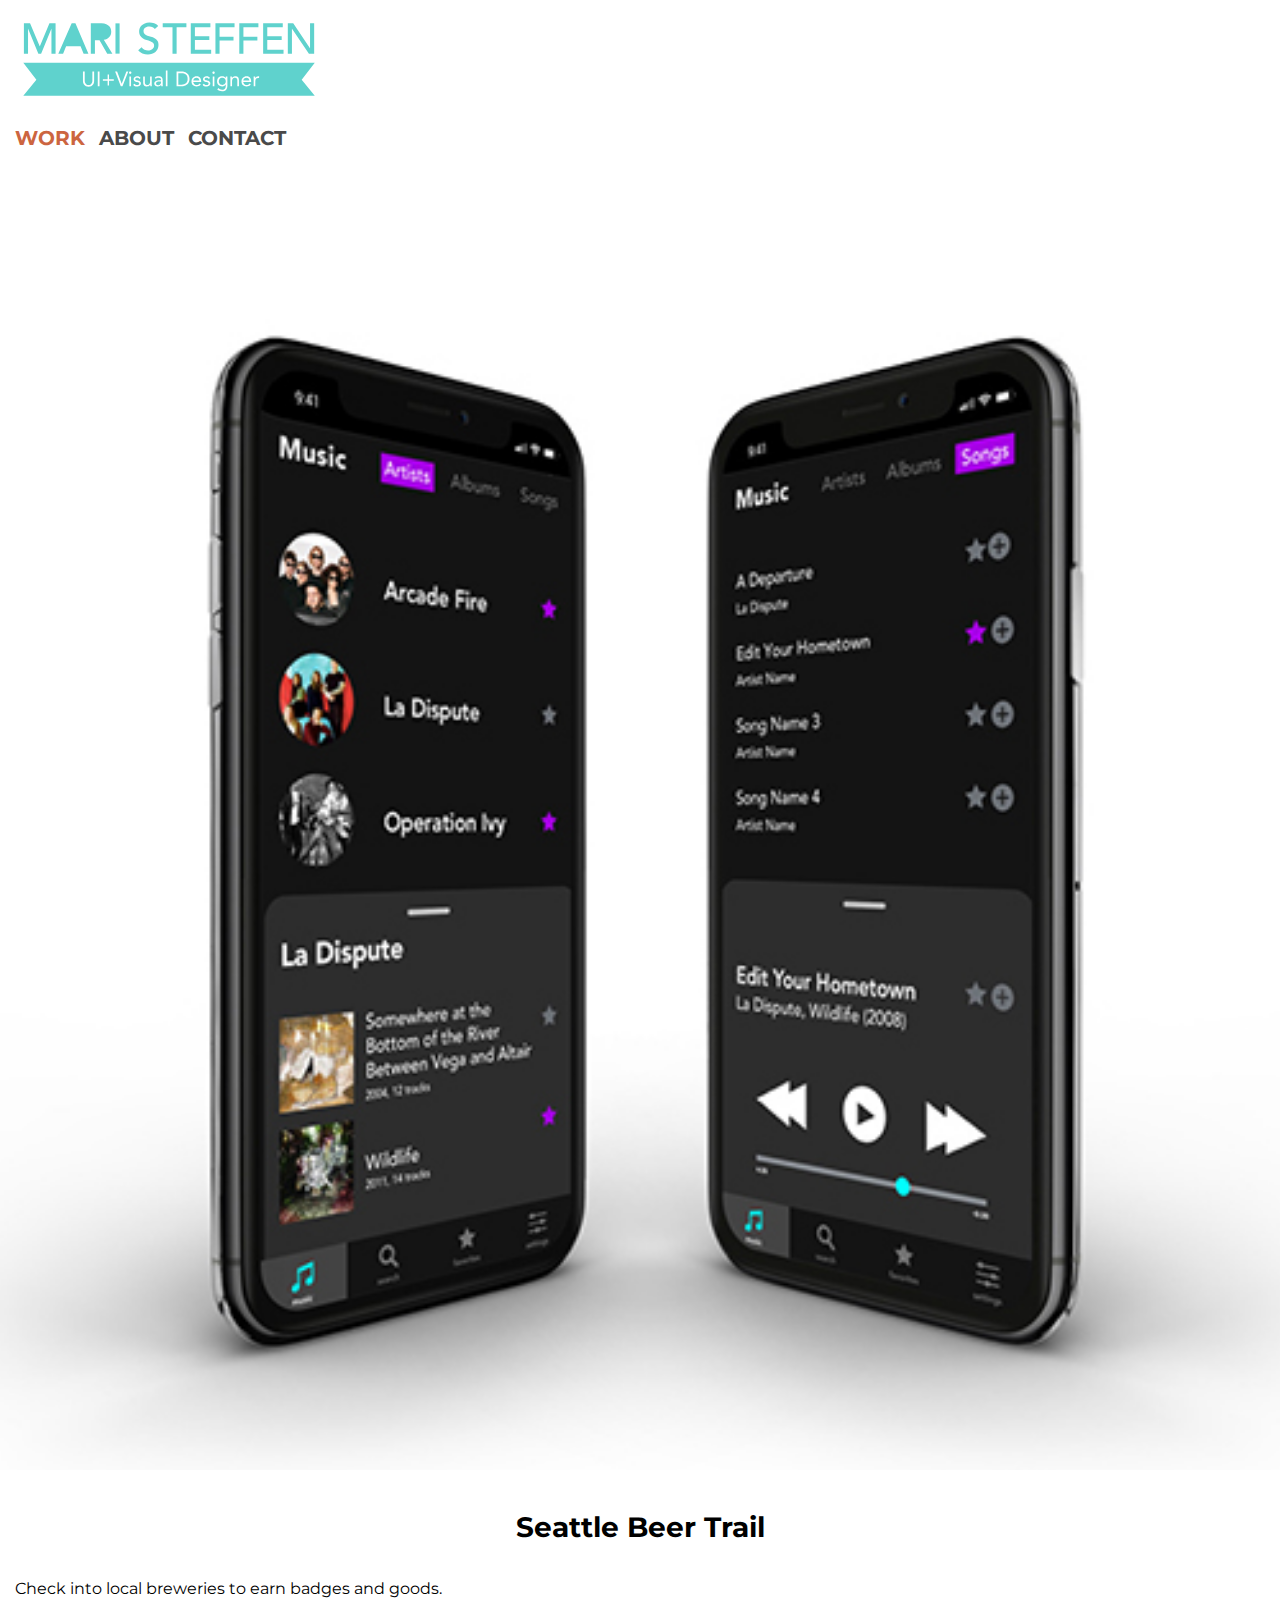
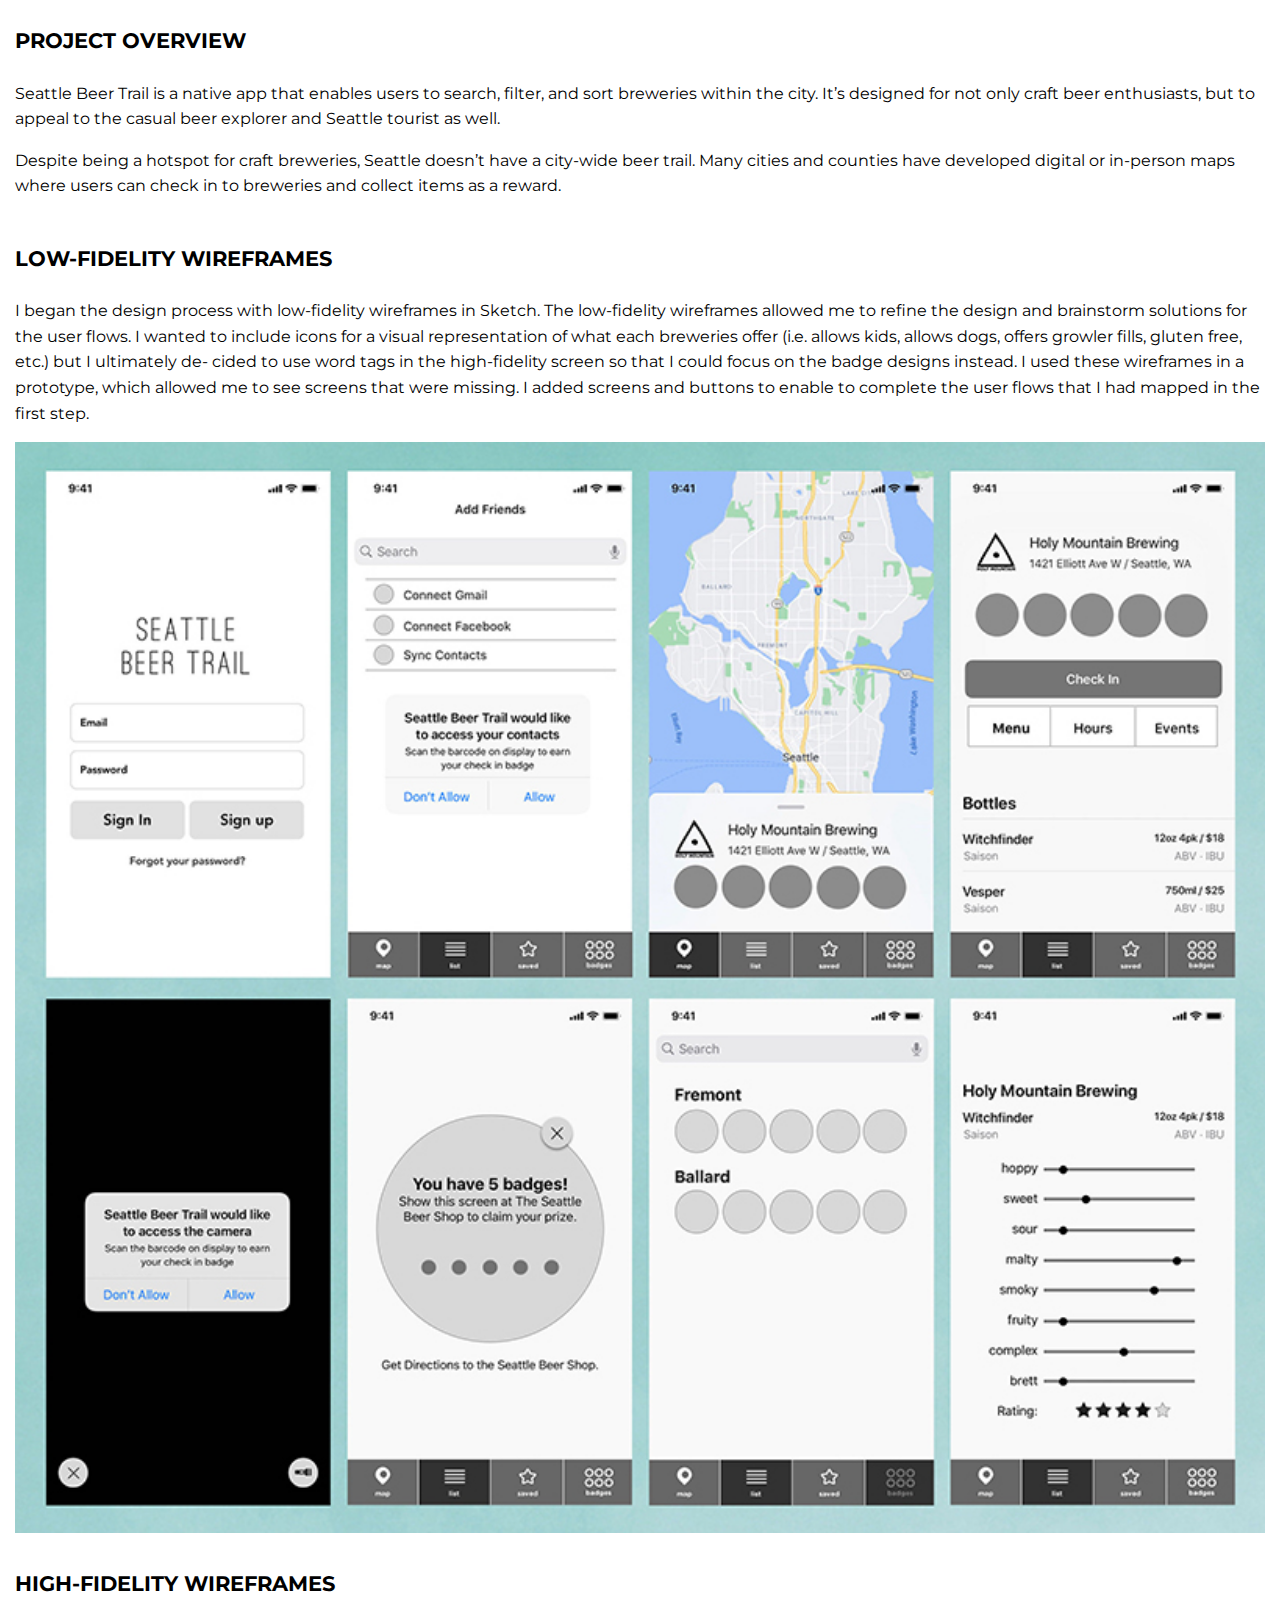
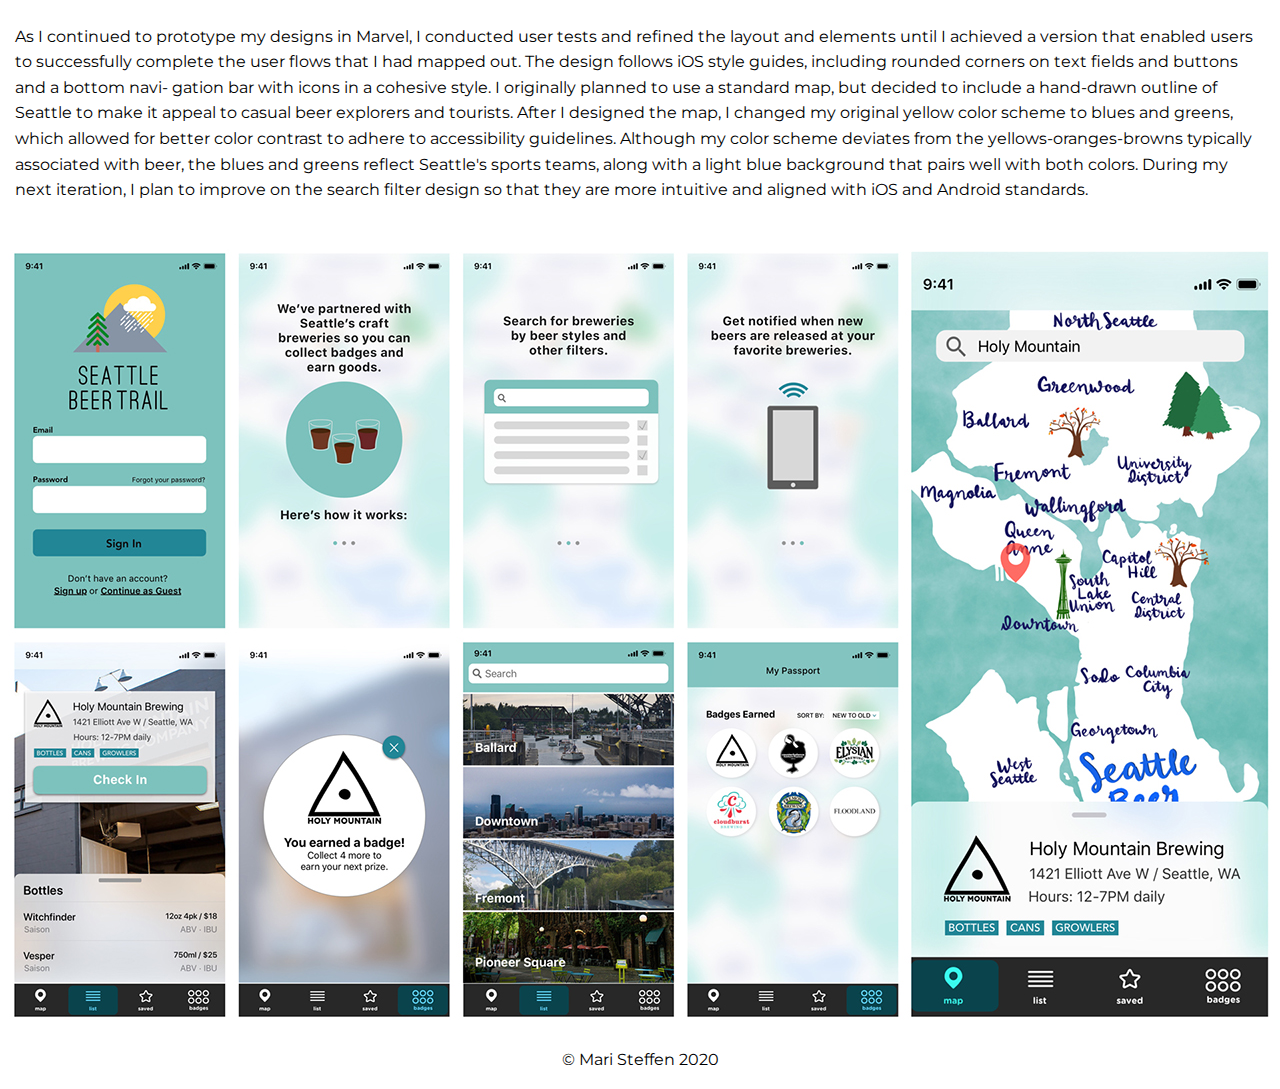
<file: playlist.html>
<!DOCTYPE html>
<html lang="en" dir="ltr">
  <head>
    <meta charset="utf-8">
    <title>Seattle Beer Trail</title>
    <link rel="icon" type="image/png" href="./img/favicon.ico">
    <link rel="stylesheet" type="text/css" href="css/normalize.css">
    <link rel="stylesheet" type="text/css" href="css/style.css">
    <link rel="preconnect" href="https://fonts.gstatic.com">
<link href="https://fonts.googleapis.com/css2?family=Montserrat:wght@400;700&display=swap" rel="stylesheet">
  </head>
  <body>
    <header>
        <img class=logo src="./img/logo-horizontal.svg">
          <nav>
          <ul>
            <li><a class="active" href="./index.html">Work</a></li>
            <li><a href="./about.html">About</a></li>
            <li><a href="#contact">Contact</a></li>
          </ul>
          </nav>
      </header>
<main>
  <picture>
    <source srcset="./img/playlist/500px.jpg" media="(max-width:767px)">
    <img src="./img/playlist/500px.jpg" alt="Seattle Beer Trail icon and header">
  </picture>
  <div class="container">
      <div class="row">
    <h2>Seattle Beer Trail</h2>
    <p>
      Check into local breweries to earn badges and goods.
    </p>
<h3>PROJECT OVERVIEW</h3>
<p>Seattle Beer Trail is a native app that enables users to search, filter, and sort breweries within the city. It’s designed for not only craft beer enthusiasts, but to appeal to the casual beer explorer and Seattle tourist as well.</p>
<p>Despite being a hotspot for craft breweries, Seattle doesn’t have a city-wide beer trail. Many cities and counties have developed digital or in-person maps where users can check in to breweries and collect items as a reward.</p>
  <div>
  </div>
</div>
<div>
<h3>LOW-FIDELITY WIREFRAMES</h3>
<p>I began the design process with low-fidelity wireframes in Sketch. The low-fidelity wireframes allowed me to refine the design and brainstorm solutions for the user flows.
I wanted to include icons for a visual representation of what each breweries offer (i.e. allows kids, allows dogs, offers growler fills, gluten free, etc.) but I ultimately de- cided to use word tags in the high-fidelity screen so that I could focus on the badge designs instead.
I used these wireframes in a prototype, which allowed me to see screens that were missing. I added screens and buttons to enable to complete the user flows that I had mapped in the first step.</p>
</div>
<div>
  <picture>
    <source srcset="./img/sea/beertrail-lofi.jpg" media="(max-width:767px)">
    <img src="./img/sea/beertrail-lofi.jpg" alt="Seattle Beer Trail app - low fidelity wireframes">
  </picture>
  </div>
</div>
<div class="container">
  <div class="row">
  <h3>HIGH-FIDELITY WIREFRAMES</h3>
<p>As I continued to prototype my designs in Marvel, I conducted user tests and refined the layout and elements until I achieved a version that enabled users to successfully complete the user flows that I had mapped out.
The design follows iOS style guides, including rounded corners on text fields and buttons and a bottom navi- gation bar with icons in a cohesive style.
I originally planned to use a standard map, but decided to include a hand-drawn outline of Seattle to make it appeal to casual beer explorers and tourists. After I designed the map, I changed my original yellow color scheme to blues and greens, which allowed for better color contrast to adhere to accessibility guidelines. Although my color scheme deviates from the yellows-oranges-browns typically associated with beer, the blues and greens reflect Seattle's sports teams, along with a light blue background that pairs well with both colors.
During my next iteration, I plan to improve on the search filter design so that they are more intuitive and aligned with iOS and Android standards.</p></div>
</div>
<div>
  <picture>
    <source srcset="./img/sea/beertrail-highfidelity.jpg" media="(max-width:767px)">
    <img src="./img/sea/beertrail-highfidelity.jpg" alt="Seattle Beer Trail app - low fidelity wireframes">
  </picture>
</div>
</div>
</main>
<footer>
<p align="center">© Mari Steffen 2020</p>
</div>
</footer>
  </body>
</html>
</file>
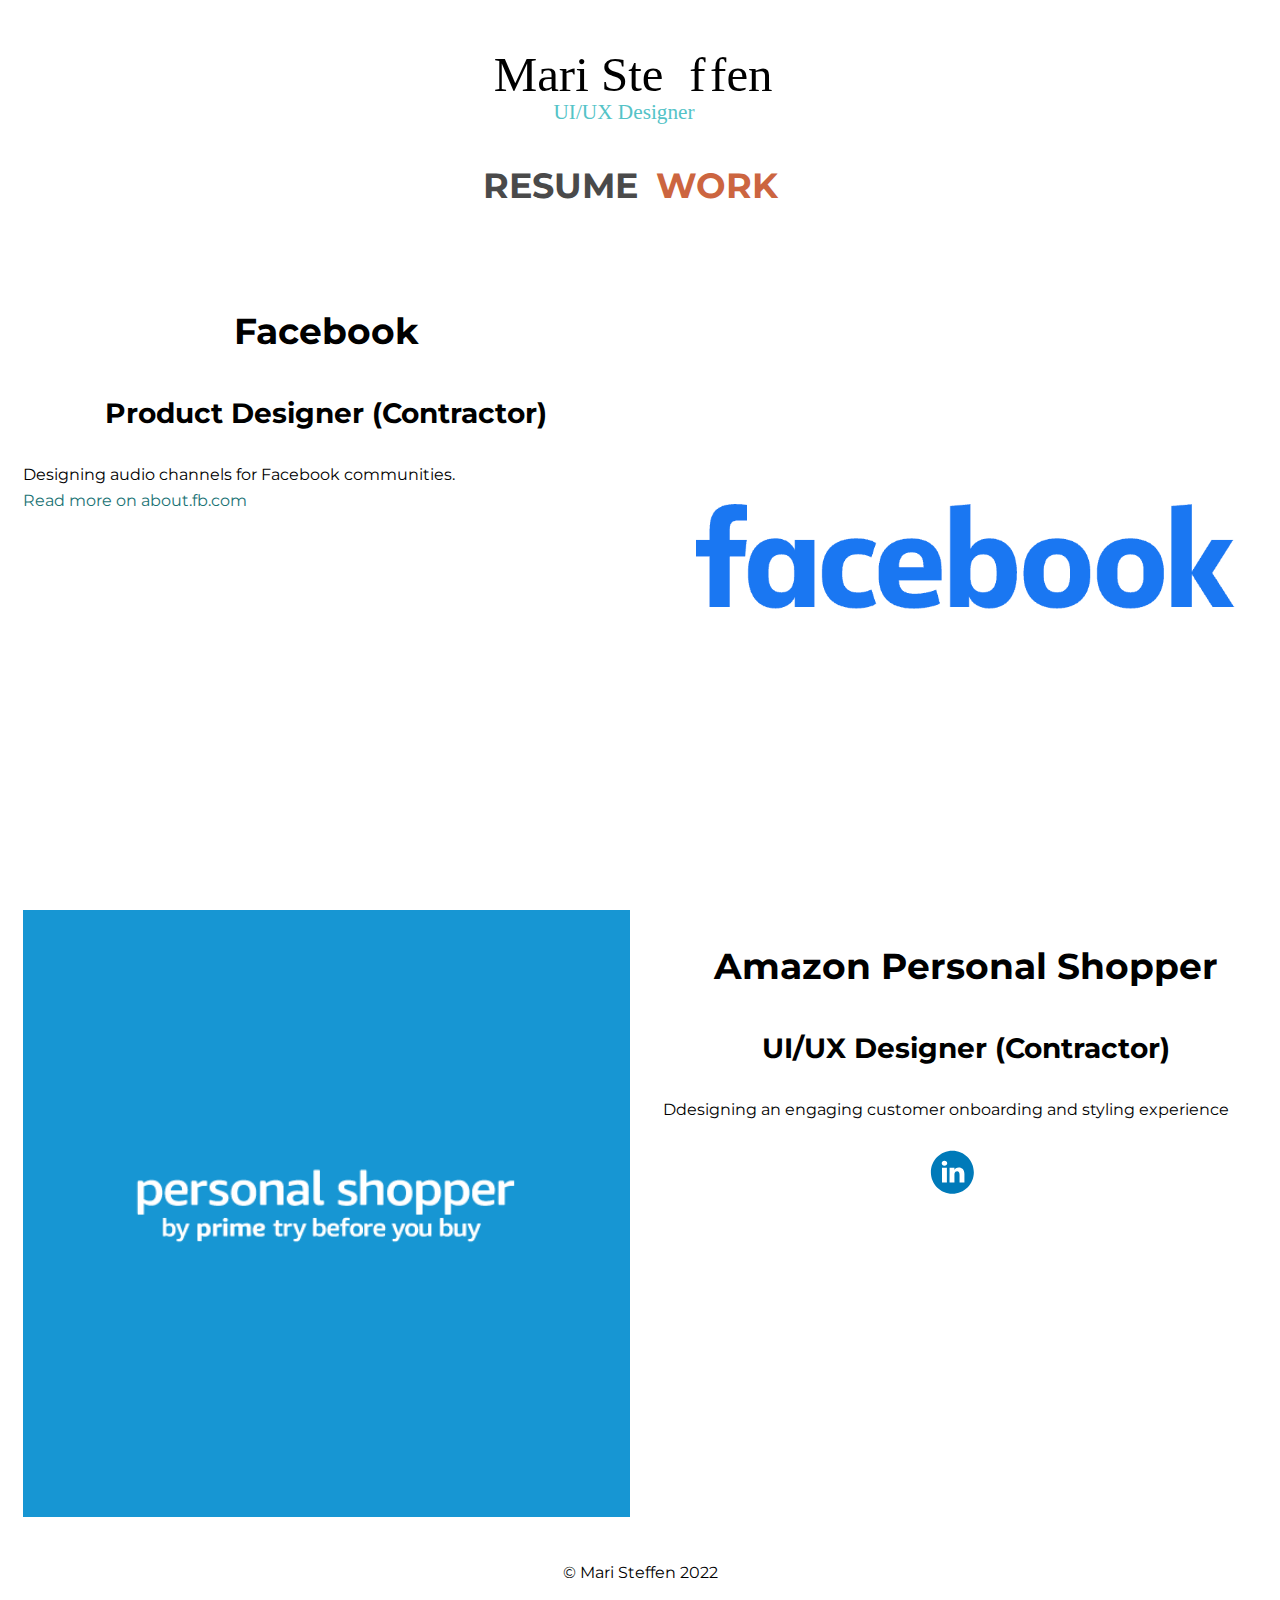
<file: projects.html>
<!DOCTYPE html>
<html lang="en" dir="ltr">
  <head>
    <meta charset="utf-8">
    <!--<title>Work</title>-->
    <link rel="icon" type="image/png" href="./img/favicon.ico">
    <link rel="stylesheet" type="text/css" href="css/normalize.css">
    <link rel="stylesheet" type="text/css" href="css/style.css">
    <link rel="preconnect" href="https://fonts.gstatic.com">
<link href="https://fonts.googleapis.com/css2?family=Montserrat:wght@400;700&display=swap" rel="stylesheet">
  </head>
  <body>
    <header>
      <h1>  <img align="center" class=logo src="./img/mari-logo.svg"></h1>
          <h2><nav>
          <ul>
            <li><a href="./index.html">Resume</a></li>
            <li><a class="active" href="./projects.html">Work</a></li>
            <!--<li><a href="#contact">Contact</a></li>-->
          </ul>
            </nav></h2>
      </header>
    <main>
      <div>
       <div>
        
        </div>
     
            <div class="col-md-6 col-lg-6"> 

              <h1>Facebook</h1>
              <h2> Product Designer (Contractor)</h2>
              <p>Designing audio channels for Facebook communities. <br /><a href="https://about.fb.com/news/2022/06/features-to-find-and-connect-with-facebook-groups/"> Read more on about.fb.com</a></p>

            </div>
          <div class="col-md-6 col-lg-6">
            <img src="./img/facebook.png"/>

          </div>
    </div>
       <div class="col-md-6 col-lg-6"> 

            <img src="./img/aps.png"/>


            </div>
          <div class="col-md-6 col-lg-6">
                <h1>Amazon Personal Shopper</h1>
         <h2> UI/UX Designer (Contractor)</h2>
         <p>Ddesigning an engaging customer onboarding and styling experience</p>

          </div>
    </div>
    </main>
    <footer id="contact">
    <div class="container">

    <div class="row" align="center">
     <a href="https://www.linkedin.com/in/maristeffen/" target="_blank">
            <svg height="48px" id="Layer_1" style="enable-background:new 0 0 67 67;" version="1.1" viewBox="0 0 67 67" width="48px" xml:space="preserve" xmlns="http://www.w3.org/2000/svg" xmlns:xlink="http://www.w3.org/1999/xlink"><path d="M50.837,48.137V36.425c0-6.275-3.35-9.195-7.816-9.195  c-3.604,0-5.219,1.983-6.119,3.374V27.71h-6.79c0.09,1.917,0,20.427,0,20.427h6.79V36.729c0-0.609,0.044-1.219,0.224-1.655  c0.49-1.22,1.607-2.483,3.482-2.483c2.458,0,3.44,1.873,3.44,4.618v10.929H50.837z M22.959,24.922c2.367,0,3.842-1.57,3.842-3.531  c-0.044-2.003-1.475-3.528-3.797-3.528s-3.841,1.524-3.841,3.528c0,1.961,1.474,3.531,3.753,3.531H22.959z M34,64  C17.432,64,4,50.568,4,34C4,17.431,17.432,4,34,4s30,13.431,30,30C64,50.568,50.568,64,34,64z M26.354,48.137V27.71h-6.789v20.427  H26.354z" style="fill-rule:evenodd;clip-rule:evenodd;fill:#007AB9;"/></svg></a>
      </div>
    <div>
    <p align="center">© Mari Steffen 2022</p>
    </div>
    </footer>
  </body>
</html>
</file>
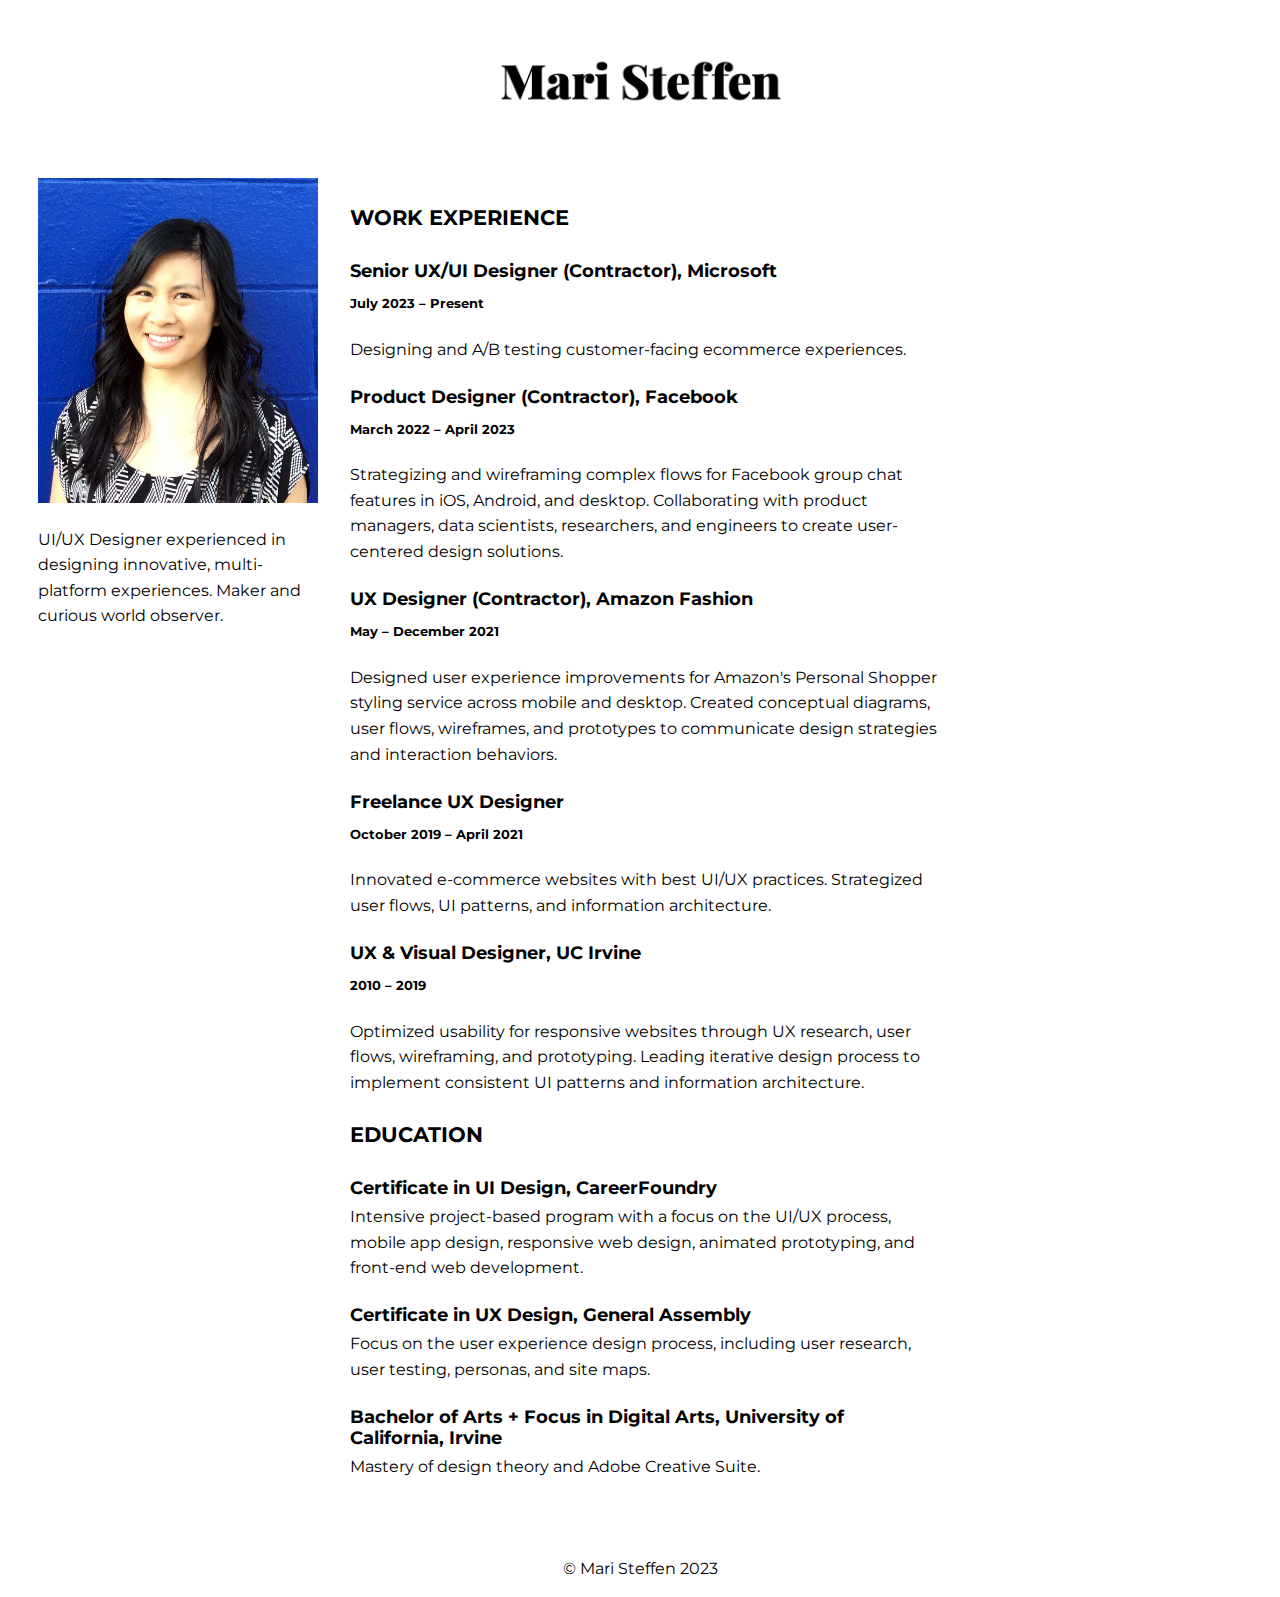
<file: resume.html>
<!DOCTYPE html>
<html lang="en" dir="ltr">
  <head>
    <meta charset="utf-8"><meta name="viewport" content="width=device-width, initial-scale=1.0">
    <!--<title>About Mari</title>-->
    <link rel="icon" type="image/png" href="./img/favicon.ico">
    <link rel="stylesheet" type="text/css" href="css/normalize.css">
    <link rel="stylesheet" type="text/css" href="css/style.css">
    <link rel="preconnect" href="https://fonts.gstatic.com">
<link href="https://fonts.googleapis.com/css2?family=Montserrat:wght@400;700&display=swap" rel="stylesheet">
  </head>
  <body>
    <header>
      <h1>  <img align="center" class=logo src="./img/mari-logo.png"></h1>
         <!-- <nav>
          <ul>
            <li><a class="active" href="./index.html">Resume</a></li>
             <li><a href="./projects.html">Work</a></li>
          </ul>
            </nav>-->
      </header>
    <main>
      <div>
<!--        <div>
          <h1>About</h1>
        </div>-->
      <div class="container">
        <div class="row">
          <div class="col-md-6 col-lg-3">
        <picture>
          <source srcset="img/msteffen.jpg" media="(max-width:367px)">
          <img src="img/msteffen.jpg" alt="Photo of Mari">
        </picture>
        <p>UI/UX Designer experienced in designing innovative, multi-platform experiences. Maker and curious world observer.
        </p>
</div>
            <div class="col-md-6 col-lg-6">  <h3>WORK EXPERIENCE</h3>
              <h4>Senior UX/UI Designer (Contractor), Microsoft</h4> <h5>July 2023 – Present</h5>
<p>Designing and A/B testing customer-facing ecommerce experiences. 
</p>
              <h4>Product Designer (Contractor), Facebook</h4> <h5>March 2022 – April 2023</h5>
<p>Strategizing and wireframing complex flows for Facebook group chat features in iOS, Android, and desktop. Collaborating with product managers, data scientists, researchers, and engineers to create user-centered design solutions. 
</p>

              <h4>UX Designer (Contractor), Amazon Fashion </h4> 
<h5> May – December 2021</h5>
<p>Designed user experience improvements for Amazon's Personal Shopper styling service across mobile and desktop. Created conceptual diagrams, user flows, wireframes, and prototypes to communicate design strategies and interaction behaviors.</p>

              <h4>Freelance UX Designer</h4> <h5>October 2019 – April 2021</h5>
              <p>Innovated e-commerce websites with best UI/UX practices. Strategized user flows, UI patterns, and information architecture.</p>
              
              <h4>UX & Visual Designer, UC Irvine</h4> <h5>2010 – 2019</h5>
<p> Optimized usability for responsive websites through UX research, user flows, wireframing, and prototyping. Leading iterative design process to implement consistent UI patterns and information architecture.</p>

<h3>EDUCATION</h3>
<h4>Certificate in UI Design, CareerFoundry</h4>
<p>Intensive project-based program with a focus on the UI/UX process, mobile app design, responsive web design, animated prototyping, and front-end web development.</p>

<h4>Certificate in UX Design, General Assembly</h4>
<p>Focus on the user experience design process, including user research, user testing, personas, and site maps.
<br />
<h4>Bachelor of Arts + Focus in Digital Arts, University of California, Irvine</h4>
<p>Mastery of design theory and Adobe Creative Suite.</p>
            </div>
         
    </div>
    </main>
    <footer id="contact">
    <div class="container">

    <div class="row" align="center">
<!--     <a href="https://www.linkedin.com/in/maristeffen/" target="_blank">
            <svg height="48px" id="Layer_1" style="enable-background:new 0 0 67 67;" version="1.1" viewBox="0 0 67 67" width="48px" xml:space="preserve" xmlns="http://www.w3.org/2000/svg" xmlns:xlink="http://www.w3.org/1999/xlink"><path d="M50.837,48.137V36.425c0-6.275-3.35-9.195-7.816-9.195  c-3.604,0-5.219,1.983-6.119,3.374V27.71h-6.79c0.09,1.917,0,20.427,0,20.427h6.79V36.729c0-0.609,0.044-1.219,0.224-1.655  c0.49-1.22,1.607-2.483,3.482-2.483c2.458,0,3.44,1.873,3.44,4.618v10.929H50.837z M22.959,24.922c2.367,0,3.842-1.57,3.842-3.531  c-0.044-2.003-1.475-3.528-3.797-3.528s-3.841,1.524-3.841,3.528c0,1.961,1.474,3.531,3.753,3.531H22.959z M34,64  C17.432,64,4,50.568,4,34C4,17.431,17.432,4,34,4s30,13.431,30,30C64,50.568,50.568,64,34,64z M26.354,48.137V27.71h-6.789v20.427  H26.354z" style="fill-rule:evenodd;clip-rule:evenodd;fill:#007AB9;"/></svg></a>-->
      </div>
    <div>
    <p align="center">© Mari Steffen 2023</p>
    </div>
    </footer>
  </body>
</html>
</file>
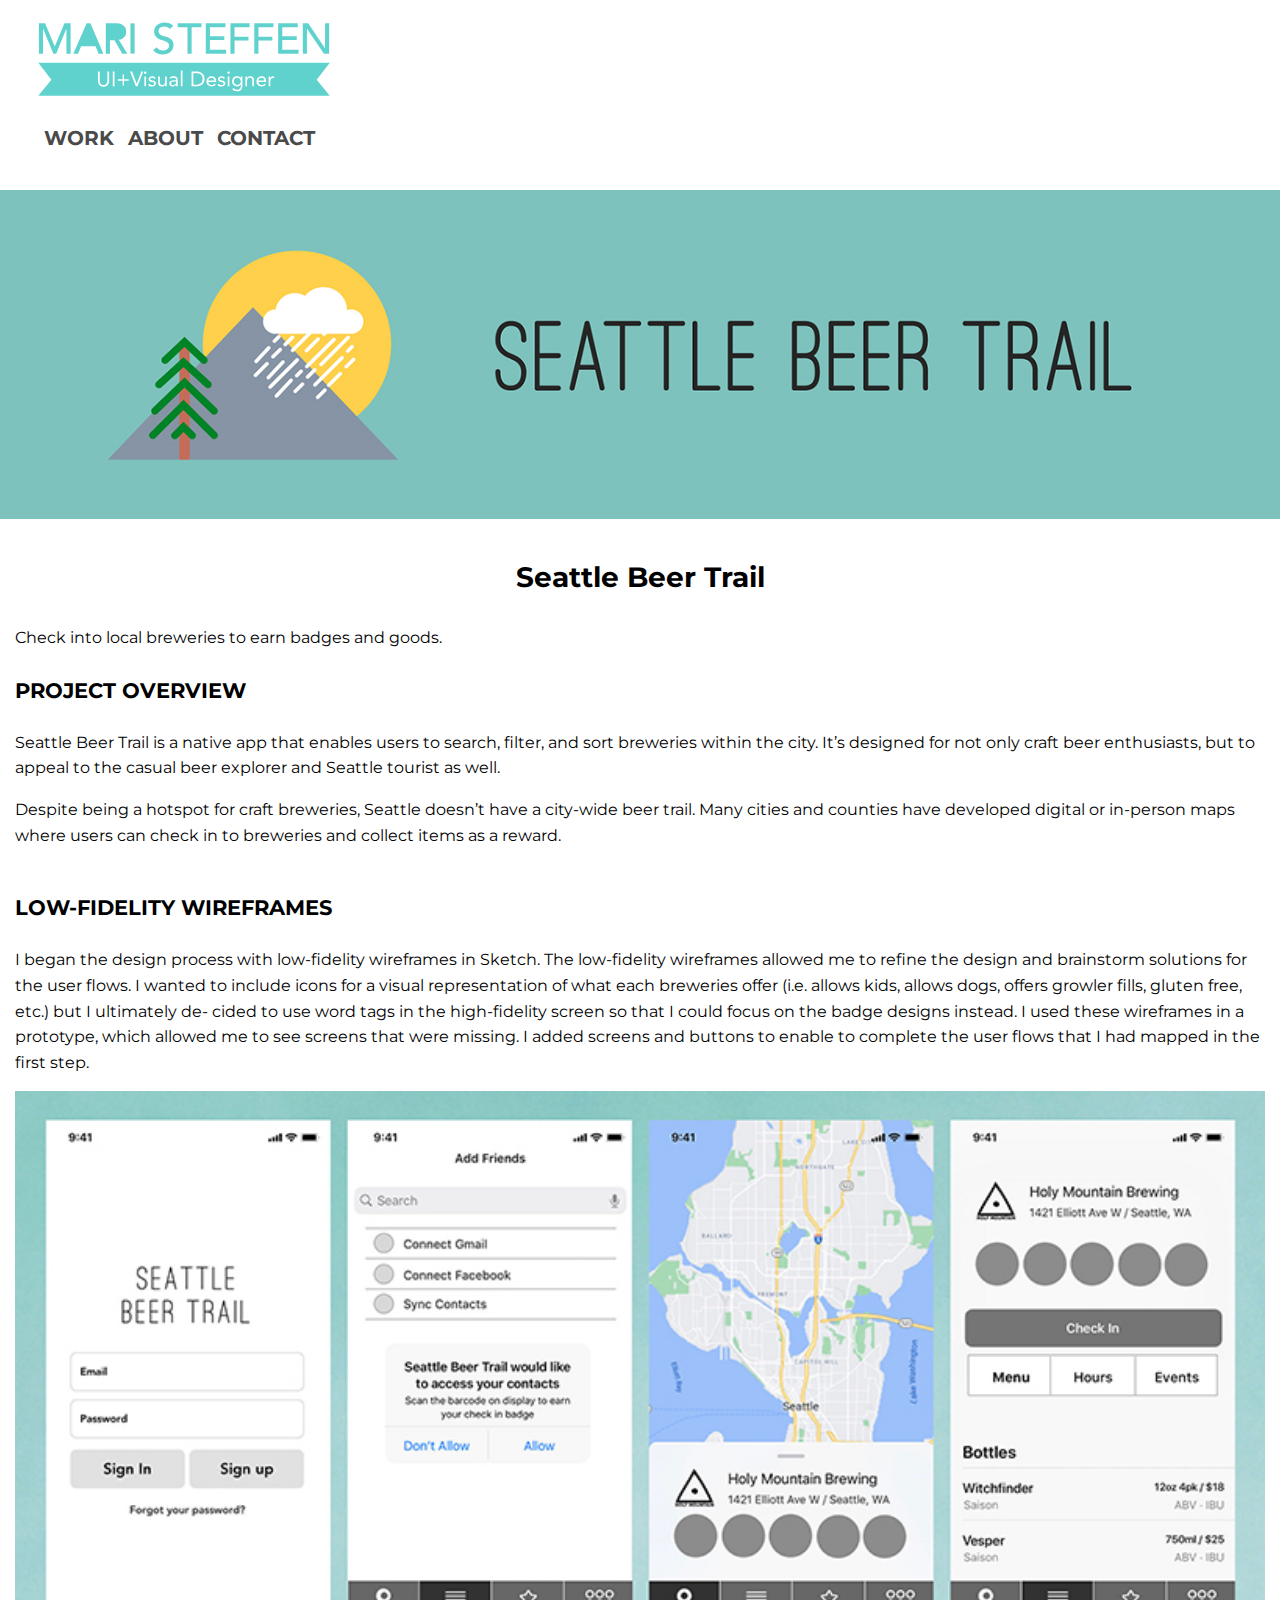
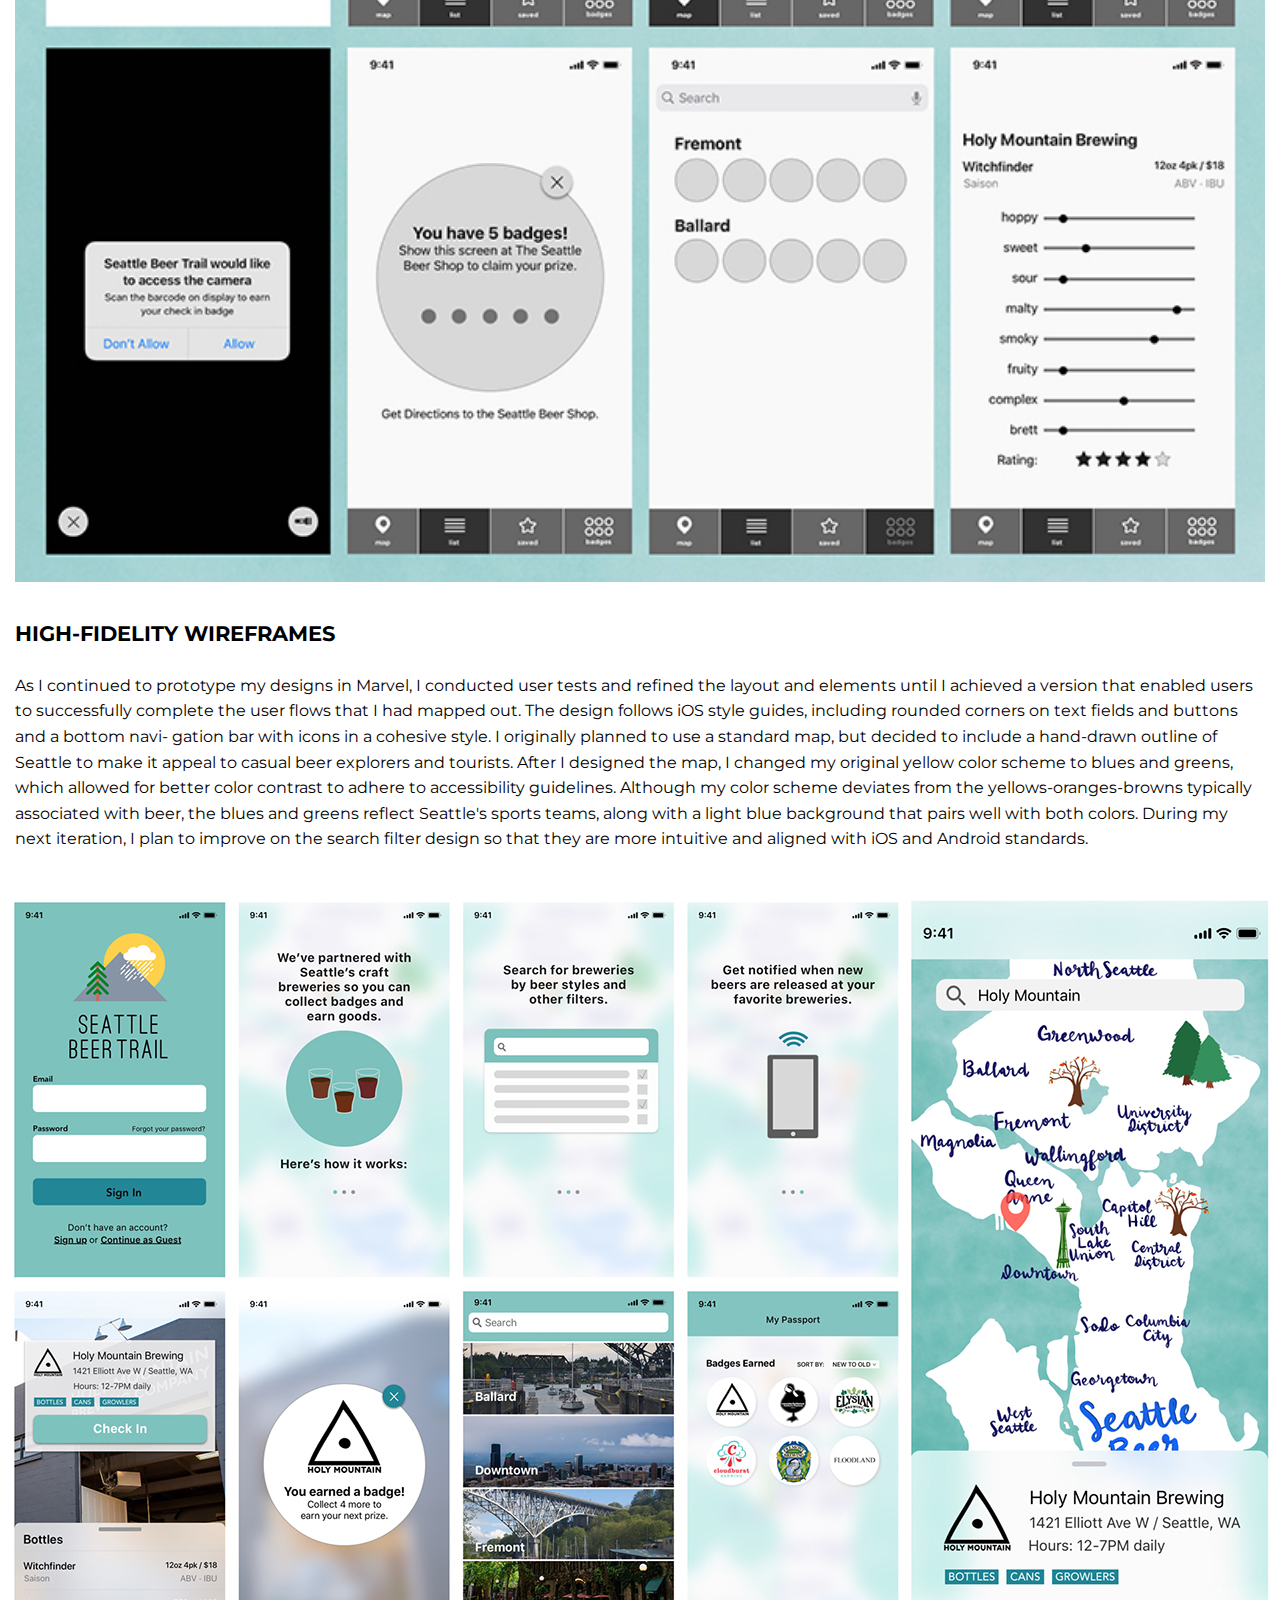
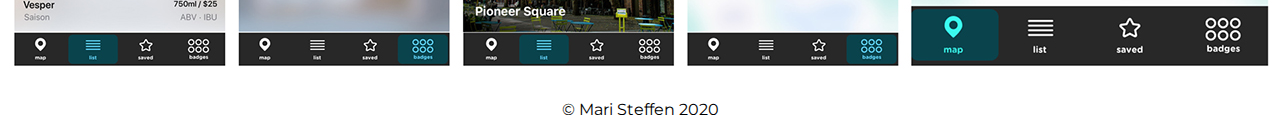
<file: seattlebeertrail.html>
<!DOCTYPE html>
<html lang="en" dir="ltr">
  <head>
    <meta charset="utf-8">
    <title>Seattle Beer Trail</title>
    <link rel="icon" type="image/png" href="./img/favicon.ico">
    <link rel="stylesheet" type="text/css" href="css/normalize.css">
    <link rel="stylesheet" type="text/css" href="css/style.css">
    <link rel="preconnect" href="https://fonts.gstatic.com">
<link href="https://fonts.googleapis.com/css2?family=Montserrat:wght@400;700&display=swap" rel="stylesheet">
  </head>
  <body>
    <header>
      <div class="container">
       <div class="navtoggle" id="myNavtoggle">
        <a href="./index.html"><img class=logo src="./img/logo-horizontal.svg"></a>
        <nav>
          <ul>
            <li><a href="javascript:void(0);" class="icon" onclick="myFunction()"><i class="fas fa-times"></i></a></li>
            <li><a href="./index.html">Work</a></li>
            <li><a href="./about.html">About</a></li>
            <li><a href="#contact">Contact</a></li>
            <li><a href="javascript:void(0);" class="icon" onclick="myFunction()"><i class="fas fa-bars"></i></a></li>
          </ul>
        </nav>
      </div>
    </div>
      </header>
<main>
  <picture>
    <source srcset="./img/sea/beertrail-hero.jpg" media="(max-width:767px)">
    <img src="./img/sea/beertrail-hero.jpg" alt="Seattle Beer Trail icon and header">
  </picture>
  <div class="container">
      <div class="row">
    <h2>Seattle Beer Trail</h2>
    <p>
      Check into local breweries to earn badges and goods.
    </p>
<h3>PROJECT OVERVIEW</h3>
<p>Seattle Beer Trail is a native app that enables users to search, filter, and sort breweries within the city. It’s designed for not only craft beer enthusiasts, but to appeal to the casual beer explorer and Seattle tourist as well.</p>
<p>Despite being a hotspot for craft breweries, Seattle doesn’t have a city-wide beer trail. Many cities and counties have developed digital or in-person maps where users can check in to breweries and collect items as a reward.</p>
  <div>
  </div>
</div>
<div>
<h3>LOW-FIDELITY WIREFRAMES</h3>
<p>I began the design process with low-fidelity wireframes in Sketch. The low-fidelity wireframes allowed me to refine the design and brainstorm solutions for the user flows.
I wanted to include icons for a visual representation of what each breweries offer (i.e. allows kids, allows dogs, offers growler fills, gluten free, etc.) but I ultimately de- cided to use word tags in the high-fidelity screen so that I could focus on the badge designs instead.
I used these wireframes in a prototype, which allowed me to see screens that were missing. I added screens and buttons to enable to complete the user flows that I had mapped in the first step.</p>
</div>
<div>
  <picture>
    <source srcset="./img/sea/beertrail-lofi.jpg" media="(max-width:767px)">
    <img src="./img/sea/beertrail-lofi.jpg" alt="Seattle Beer Trail app - low fidelity wireframes">
  </picture>
  </div>
</div>
<div class="container">
  <div class="row">
  <h3>HIGH-FIDELITY WIREFRAMES</h3>
<p>As I continued to prototype my designs in Marvel, I conducted user tests and refined the layout and elements until I achieved a version that enabled users to successfully complete the user flows that I had mapped out.
The design follows iOS style guides, including rounded corners on text fields and buttons and a bottom navi- gation bar with icons in a cohesive style.
I originally planned to use a standard map, but decided to include a hand-drawn outline of Seattle to make it appeal to casual beer explorers and tourists. After I designed the map, I changed my original yellow color scheme to blues and greens, which allowed for better color contrast to adhere to accessibility guidelines. Although my color scheme deviates from the yellows-oranges-browns typically associated with beer, the blues and greens reflect Seattle's sports teams, along with a light blue background that pairs well with both colors.
During my next iteration, I plan to improve on the search filter design so that they are more intuitive and aligned with iOS and Android standards.</p></div>
</div>
<div>
  <picture>
    <source srcset="./img/sea/beertrail-highfidelity.jpg" media="(max-width:767px)">
    <img src="./img/sea/beertrail-highfidelity.jpg" alt="Seattle Beer Trail app - low fidelity wireframes">
  </picture>
</div>
</div>
</main>
<footer>
<p align="center">© Mari Steffen 2020</p>
</div>
</footer>
<script
  src="https://code.jquery.com/jquery-3.3.1.min.js"
  integrity="sha256-FgpCb/KJQlLNfOu91ta32o/NMZxltwRo8QtmkMRdAu8="
  crossorigin="anonymous"></script>
<script src="js/script.js"></script>
  </body>
</html>
</file>
<file: css/style.css>
header {
  padding: 10px;
  margin: 10px;
  text-align: center;
}

body {
  font-family: 'Montserrat', sans-serif;
  font-size: 16px;
  font-weight: 400;
  line-height: 1.6;
}

h1, h2, h3, h4 {
  line-height: 1.8;
}
h1 {
  font-size: 2.25em;
  font-weight: 700;
  text-align: center;
}

h2 {
  font-size: 1.75em;
  font-weight: 700;
  text-align: center;
}

h3 {
  font-size: 1.3em;
  font-weight: 700;
}

h4 {
  font-size: 1.1em;
  font-weight: medium;
  margin-bottom: -10px;
  line-height: 1.2em;
}

img {
  width: 100%;
}

img a: hover, focus {
 transform: scale(1.1);
}

a  {
  text-decoration: none;
  color: #1a7375
}

a:hover,
a:focus {
  color: #cc6540;
  text-decoration: underline;
  opacity: 0.8;
  transform: scale(1.1);
}

.active {
  color: #cc6540;
}

.button {
  display: inline-block;
  background-color: #ff7f50;
  color: #ffffff;
  font-weight: 400;
  padding: 6px;
  border-radius: 3px;
  border: 2px solid #ff7f50;
  transition-duration: 0.2s;
  transition-property: opacity;
}

.button:hover {
  opacity: 0.8;
}
.button:hover, .button:focus {
  display: inline-block;
  background-color: #ff7f50;
  color: #ffffff;
  font-weight: 400;
  padding: 6px;
  border-radius: 3px;
  border: 2px solid #ff7f50;
  text-decoration: none;
  transition: 0.2s opacity;
}

.button.contact {
  background-color: transparent;
  color: #ff7f50;
  text-transform: uppercase;
  border: 2px solid #ff7f50;
}

.button.contact:hover, .button.contact:focus {
  background-color: #ff7f50;
  color: #ffffff;
  text-transform: uppercase;
  text-decoration-line: none;
  border: 2px solid #ff7f50;
}

/* Layout styling */

.container {
  padding: 0 15px;
}

.row {
  margin: 25px 0;
}

.logo {
  max-width: 300px;
}

#work .row {
  padding-bottom: 25px;
}

#hero {
  padding: 20px 0;
  display: block;
  width: 100%;
  text-align: center;
  background-color: #54C3C7;
}

nav > ul {
  list-style-type: none;
  padding: 0;
}

nav > ul > li {
  display: inline-block;
}

nav > ul > li > a {
  padding: 0 15px;
  text-transform: uppercase;
  font-weight: 700;
  font-size: 1.25em;
  color: #4a4a4a;
}

ul >li {
  margin-left: -20px;
  padding: 0;
}

* {
  box-sizing: border-box;
}

/* ==============================
Medium devices (668px and larger)
================================= */
@media only screen and (min-width: 667px) {

header {
  text-align: unset;
  padding: 10px;
  margin: 10px;
}

nav {
     width: auto;
     margin-top: 4px;
}


.col-md-12 {
  width: 99%;
  margin-left: 1%;
}

.col-md-8 {
  width: 66%;
  margin-left: 1%;
}

.col-md-6 {
  width: 49%;
  margin-left: 1%;
}

.col-md-3 {
  width: 32%;
  margin-left: 1%;
}
.col-md-4 {
  width: 24%;
  margin-left: 1%;
}

[class*="col-"] {
  float: left;
  padding: 10px;
}

.row::after {
  content: "";
  clear: both;
  display: table;
}


/* ==============================
Large devices (1024px or larger)
================================= */
@media only screen and (min-width: 1024px) {
}

header {
  text-align: unset;
  padding: 10px;
  margin: 10px;
}

.col-lg-3 {
  width: 24%;
  margin-left: 1%;
}

.col-lg-9 {
  width: 49%;
  margin-left: 1%;
}
.col-lg-9 {
  width: 70%;
  margin-left: 1%;
}

.container {
  margin-right: auto;
  margin-left:auto;
}

/* animation */
@keyframes scoop-move {
  from {transform: translate(0px,-150px);}
  to {transform: translate(0px,0px);}
}
.scoop {
  animation-duration: 0.2s;
  animation-name: scoop-move;
  animation-timing-function: linear;
}


/* Top and Bottom borders go out */
div.topBotomBordersOut a:before, div.topBotomBordersOut a:after
{
    position: absolute;
    left: 0px;
    width: 100%;
    height: 2px;
    background: #FFF;
    content: "";
    opacity: 0;
    transition: all 0.3s;
}

div.topBotomBordersOut a:before
{
    top: 0px;
    transform: translateY(10px);
}

div.topBotomBordersOut a:after
{
    bottom: 0px;
    transform: translateY(-10px);
}

div.topBotomBordersOut a:hover:before, div.topBotomBordersOut a:hover:after
{
    opacity: 1;
    transform: translateY(0px);
}
</file>
